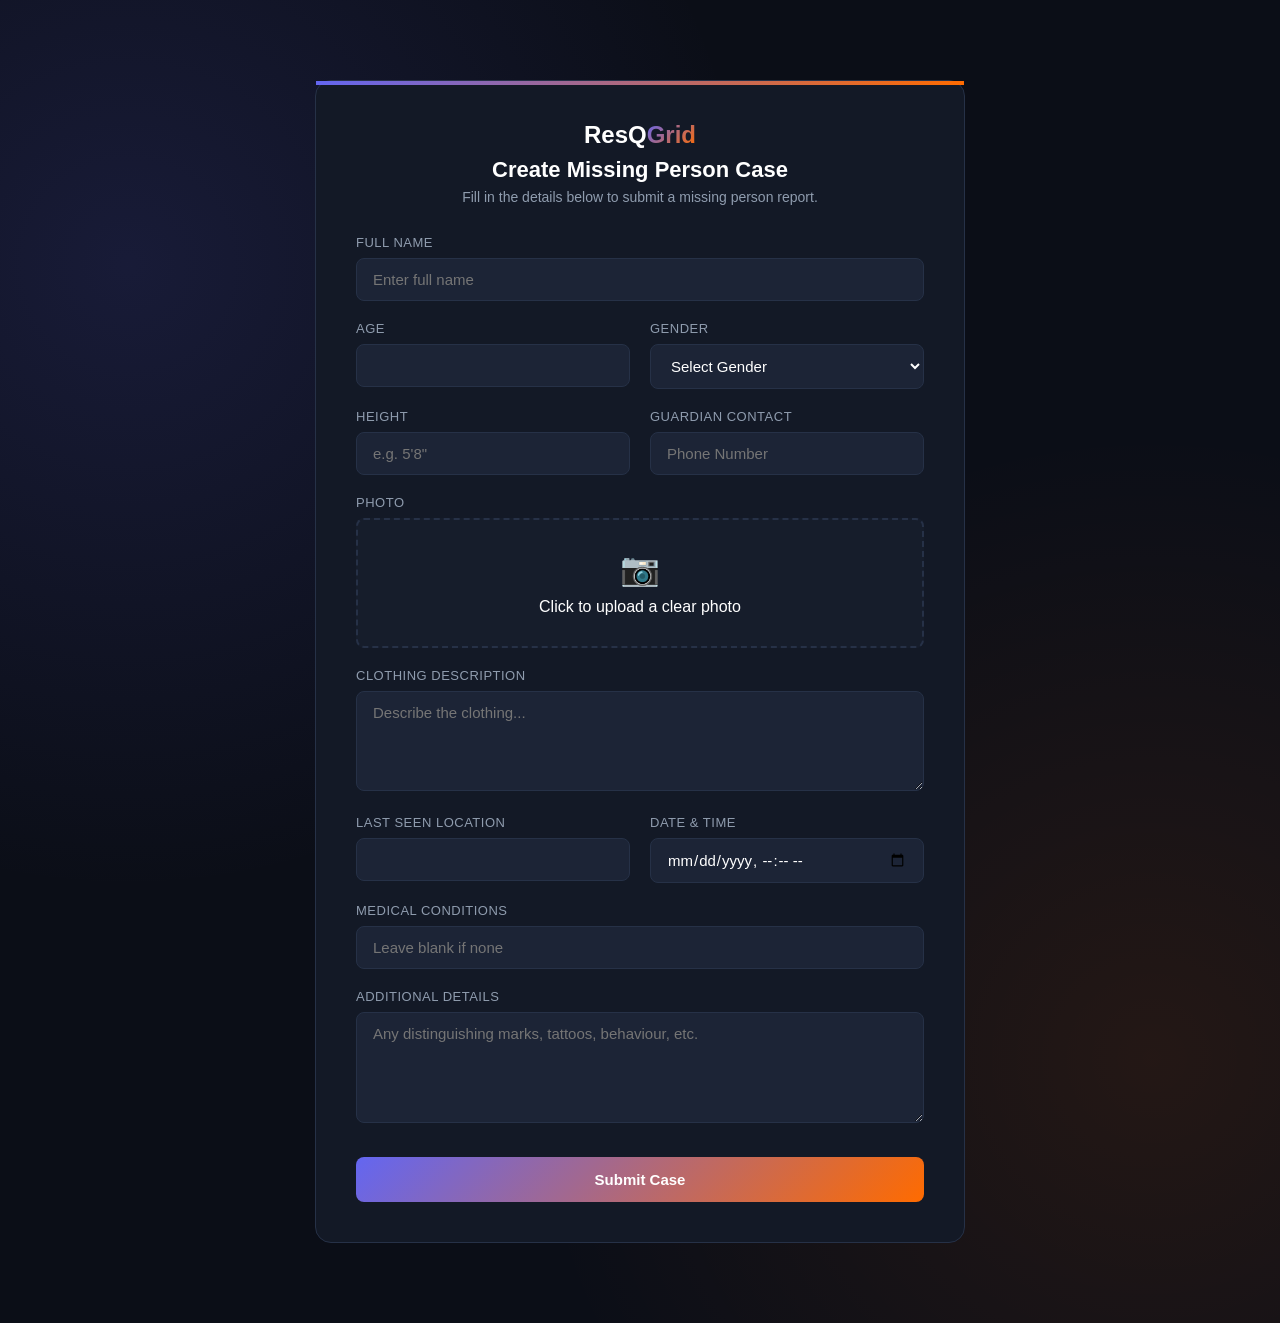
<file: frontend/public/application.html>
<!doctype html>
<html lang="en">
  <head>
    <meta charset="UTF-8" />
    <meta name="viewport" content="width=device-width, initial-scale=1.0" />
    <title>ResQGrid - Report a Missing Person</title>
    <style>
      :root {
        --bg-main: #0b0e17;
        --bg-card: #131926;
        --bg-input: #1c2436;
        --text-main: #ffffff;
        --text-muted: #8f9cae;
        --accent-purple: #6366f1;
        --accent-orange: #ff6b00;
        --accent-gradient: linear-gradient(135deg, #6366f1 0%, #ff6b00 100%);
        --border-color: #263147;
      }

      * {
        margin: 0;
        padding: 0;
        box-sizing: border-box;
        font-family: "Segoe UI", Roboto, Helvetica, Arial, sans-serif;
      }

      body {
        background: var(--bg-main);
        color: var(--text-main);

        min-height: 100vh;

        display: flex;
        justify-content: center;
        align-items: flex-start;

        padding: 40px 20px;

        overflow-y: auto;

        background-image:
          radial-gradient(
            circle at 10% 20%,
            rgba(99, 102, 241, 0.15) 0%,
            transparent 40%
          ),
          radial-gradient(
            circle at 90% 80%,
            rgba(255, 107, 0, 0.1) 0%,
            transparent 40%
          );
      }

      .container {
        width: 100%;
        max-width: 650px;

        margin: 40px 0;

        background: var(--bg-card);

        border: 1px solid var(--border-color);

        border-radius: 16px;

        padding: 40px;

        position: relative;
      }

      .container::before {
        content: "";
        position: absolute;
        inset: 0 0 auto 0;
        height: 4px;
        background: var(--accent-gradient);
      }

      .header {
        text-align: center;
        margin-bottom: 30px;
      }

      .logo {
        font-size: 24px;
        font-weight: 800;
        margin-bottom: 8px;
      }

      .logo span {
        background: var(--accent-gradient);
        -webkit-background-clip: text;
        -webkit-text-fill-color: transparent;
      }

      .header h1 {
        font-size: 22px;
        margin-bottom: 6px;
      }

      .header p {
        color: var(--text-muted);
        font-size: 14px;
      }

      .form-group {
        margin-bottom: 20px;
      }

      .form-row {
        display: grid;
        grid-template-columns: repeat(2, 1fr);
        gap: 20px;
      }

      label {
        display: block;
        margin-bottom: 8px;
        font-size: 13px;
        font-weight: 500;
        color: var(--text-muted);
        text-transform: uppercase;
        letter-spacing: 0.5px;
      }

      input,
      select,
      textarea {
        width: 100%;
        padding: 12px 16px;
        border-radius: 8px;
        border: 1px solid var(--border-color);
        background: var(--bg-input);
        color: var(--text-main);
        font-size: 15px;
        outline: none;
        transition: 0.3s;
      }

      input:focus,
      select:focus,
      textarea:focus {
        border-color: var(--accent-purple);
        box-shadow: 0 0 8px rgba(99, 102, 241, 0.25);
      }

      textarea {
        resize: vertical;
        min-height: 100px;
      }

      .photo-upload-zone {
        padding: 30px;
        border: 2px dashed var(--border-color);
        border-radius: 8px;
        text-align: center;
        cursor: pointer;
        background: rgba(28, 36, 54, 0.4);
        transition: 0.3s;
      }

      .photo-upload-zone:hover {
        border-color: var(--accent-orange);
      }

      .photo-upload-zone img {
        display: none;
        max-width: 100%;
        max-height: 180px;
        margin: auto;
        border-radius: 6px;
      }

      .upload-icon {
        font-size: 32px;
        margin-bottom: 10px;
        color: var(--text-muted);
      }

      .btn-container {
        margin-top: 30px;
      }

      .btn {
        width: 100%;
        padding: 14px;
        border: none;
        border-radius: 8px;
        cursor: pointer;
        font-size: 15px;
        font-weight: 600;
        transition: 0.3s;
      }

      .btn-primary {
        background: var(--accent-gradient);
        color: #fff;
      }

      .btn-primary:hover {
        opacity: 0.9;
      }

      /* ---------- Responsive ---------- */
      @media (max-width: 700px) {
        .container {
          padding: 28px 22px;
          border-radius: 12px;
        }
      }

      @media (max-width: 560px) {
        body {
          padding: 12px;
          align-items: flex-start;
        }

        .container {
          padding: 22px 16px;
        }

        .form-row {
          grid-template-columns: 1fr;
          gap: 14px;
        }

        .header h1 {
          font-size: 19px;
        }

        .header p {
          font-size: 13px;
        }

        .logo {
          font-size: 21px;
        }

        input,
        select,
        textarea {
          padding: 11px 14px;
          font-size: 14px;
        }

        .photo-upload-zone {
          padding: 20px;
        }

        .btn {
          padding: 13px;
          font-size: 14px;
        }
      }

      @media (max-width: 360px) {
        .container {
          padding: 18px 12px;
        }
      }
    </style>
  </head>
  <body>
    <div class="container">
      <!-- Header -->
      <div class="header">
        <div class="logo">ResQ<span>Grid</span></div>
        <h1>Create Missing Person Case</h1>
        <p>Fill in the details below to submit a missing person report.</p>
      </div>

      <form id="missingCaseForm" enctype="multipart/form-data">
        <!-- Basic Information -->
        <div class="form-group">
          <label for="fullName">Full Name</label>
          <input
            type="text"
            id="fullName"
            name="Name"
            placeholder="Enter full name"
            required
          />
        </div>

        <div class="form-row">
          <div class="form-group">
            <label for="age">Age</label>
            <input
              type="number"
              id="age"
              name="Age"
              min="0"
              max="130"
              required
            />
          </div>

          <div class="form-group">
            <label for="gender">Gender</label>
            <select id="gender" name="Gender" required>
              <option value="">Select Gender</option>
              <option>Male</option>
              <option>Female</option>
              <option>Other</option>
            </select>
          </div>
        </div>

        <div class="form-row">
          <div class="form-group">
            <label for="height">Height</label>
            <input
              type="text"
              id="height"
              name="Height"
              placeholder="e.g. 5'8&quot;"
              required
            />
          </div>

          <div class="form-group">
            <label for="guardianContact">Guardian Contact</label>
            <input
              type="text"
              id="guardianContact"
              name="GuardianContact"
              placeholder="Phone Number"
              required
            />
          </div>
        </div>

        <!-- Photo -->
        <div class="form-group">
          <label for="photoInput">Photo</label>

          <div
            class="photo-upload-zone"
            onclick="document.getElementById('photoInput').click()"
          >
            <div id="upload-prompt">
              <div class="upload-icon">📷</div>
              <p>Click to upload a clear photo</p>
            </div>

            <img id="photoPreview" alt="Preview" />

            <input
              type="file"
              id="photoInput"
              name="Photo"
              accept="image/*"
              style="display: none"
              onchange="previewImage(event)"
            />
          </div>
        </div>

        <!-- Clothing -->
        <div class="form-group">
          <label for="clothing">Clothing Description</label>
          <textarea
            id="clothing"
            name="Clothing"
            rows="4"
            placeholder="Describe the clothing..."
            required
          ></textarea>
        </div>

        <!-- Last Seen -->
        <div class="form-row">
          <div class="form-group">
            <label for="lastSeen">Last Seen Location</label>
            <input type="text" id="lastSeen" name="LastSeen" required />
          </div>

          <div class="form-group">
            <label for="dateTime">Date & Time</label>
            <input
              type="datetime-local"
              id="dateTime"
              name="dateTime"
              required
            />
          </div>
        </div>

        <!-- Medical -->
        <div class="form-group">
          <label for="medicalConditions">Medical Conditions</label>
          <input
            type="text"
            id="medicalConditions"
            name="MedicalConditions"
            placeholder="Leave blank if none"
          />
        </div>

        <!-- Description -->
        <div class="form-group">
          <label for="description">Additional Details</label>
          <textarea
            id="description"
            name="Description"
            rows="5"
            placeholder="Any distinguishing marks, tattoos, behaviour, etc."
            required
          ></textarea>
        </div>

        <input type="hidden" id="caseType" name="caseType" />

        <!-- Dynamic Fields Will Be Inserted Here -->
        <div class="dynamic-fields"></div>

        <div class="btn-container">
          <button type="submit" class="btn btn-primary">Submit Case</button>
        </div>
      </form>
    </div>

    <script>
function previewImage(event) {
  const file = event.target.files[0];

  if (!file) return;

  const reader = new FileReader();

  reader.onload = function (e) {
    const preview = document.getElementById("photoPreview");
    const prompt = document.getElementById("upload-prompt");

    preview.src = e.target.result;
    preview.style.display = "block";
    prompt.style.display = "none";
  };

  reader.readAsDataURL(file);
}


// Submit Missing Person Form
document
  .getElementById("missingCaseForm")
  .addEventListener("submit", async (e) => {
    e.preventDefault();

    const form = e.target;
    const formData = new FormData(form);

    try {
      const res = await fetch(
        "https://resqgrid-1y9o.onrender.com/guardian/application",
        {
          method: "POST",
          body: formData,
          credentials: "include",
        }
      );

      const contentType = res.headers.get("content-type");

      let data;

      if (contentType && contentType.includes("application/json")) {
        data = await res.json();
      } else {
        const text = await res.text();
        console.log("Server response:", text);

        throw new Error("Server returned HTML instead of JSON.");
      }

      if (!res.ok) {
        throw new Error(data.message || "Submission failed");
      }

      alert("Case submitted successfully");

      window.location.href =
        `https://resqgrid-1y9o.onrender.com/guardian.html?id=${data.id}`;

    } catch (err) {
      console.error("Submission error:", err);
      alert(err.message);
    }
  });

          const pageContent = {
            "missing-person": {
              title: "Create Missing Person Case",
              subtitle:
                "Fill in the details below to submit a missing person report.",
            },

            "blood-report": {
              title: "Blood & Medicine Emergency",
              subtitle:
                "Provide the required information so nearby donors and volunteers can respond quickly.",
            },

            "elderly-assistance": {
              title: "Request Elderly Assistance",
              subtitle:
                "Share the assistance required for the elderly person so nearby volunteers can help.",
            },

            "community-sos": {
              title: "Community SOS Request",
              subtitle:
                "Tell us what happened so trusted community members can assist you immediately.",
            },

            "civic-hazard": {
              title: "Report Civic Hazard",
              subtitle:
                "Report unsafe public infrastructure to alert nearby citizens and authorities.",
            },

            "women-safety": {
              title: "Women Safety Assistance",
              subtitle:
                "Share your situation so verified volunteers can provide safe and timely assistance.",
            },
          };

          const params = new URLSearchParams(window.location.search);
          const caseType = params.get("case");

          console.log("Case Type:", caseType);
          document.getElementById("caseType").value = caseType;

          if (pageContent[caseType]) {
            document.querySelector(".header h1").textContent =
              pageContent[caseType].title;

            document.querySelector(".header p").textContent =
              pageContent[caseType].subtitle;
          }

          const dynamicFields = document.querySelector(".dynamic-fields");

          const forms = {
            "missing-person": `
        <div class="form-group">
          <label>Eye Color</label>
          <input type="text" name="EyeColor" placeholder="Brown">
        </div>

        <div class="form-row">
          <div class="form-group">
            <label>Hair Color</label>
            <input type="text" name="HairColor">
          </div>

          <div class="form-group">
            <label>Weight</label>
            <input type="number" name="Weight">
          </div>
        </div>

        <div class="form-group">
          <label>Nationality</label>
          <input type="text" name="Nationality">
        </div>

        <div class="form-group">
          <label>Languages Spoken</label>
          <input type="text" name="Languages">
        </div>

        <div class="form-group">
          <label>Distinguishing Marks</label>
          <textarea name="Marks"></textarea>
        </div>

        <div class="form-group">
          <label>Reward Offered (Optional)</label>
          <input type="text" name="Reward">
        </div>
      `,

            "blood-report": `
        <div class="form-group">
          <label>Emergency Type</label>

          <select id="emergencyType" name="EmergencyType">
            <option value="blood">Blood Required</option>
            <option value="medicine">Medicine Required</option>
          </select>
        </div>

        <div id="bloodFields">

          <div class="form-group">
            <label>Patient Name</label>
            <input type="text" name="PatientName">
          </div>

          <div class="form-row">

            <div class="form-group">
              <label>Blood Group</label>
              <select name="BloodGroup">
                <option>A+</option>
                <option>A-</option>
                <option>B+</option>
                <option>B-</option>
                <option>AB+</option>
                <option>AB-</option>
                <option>O+</option>
                <option>O-</option>
              </select>
            </div>

            <div class="form-group">
              <label>Units Required</label>
              <input type="number" name="Units">
            </div>

          </div>

          <div class="form-group">
            <label>Hospital Name</label>
            <input type="text" name="Hospital">
          </div>

        </div>

        <div id="medicineFields" style="display:none;">

          <div class="form-group">
            <label>Medicine Name</label>
            <input type="text" name="MedicineName">
          </div>

          <div class="form-group">
            <label>Prescription</label>
            <input type="file" name="Prescription">
          </div>

        </div>
      `,

            "elderly-assistance": `
        <div class="form-group">
          <label>Elderly Person Name</label>
          <input type="text" name="PersonName">
        </div>

        <div class="form-group">
          <label>Request Type</label>

          <select name="RequestType">
            <option>Wellness Check</option>
            <option>Medicine Pickup</option>
            <option>Grocery Assistance</option>
            <option>Hospital Escort</option>
            <option>Home Assistance</option>
          </select>
        </div>

        <div class="form-group">
          <label>Medical Conditions</label>
          <textarea name="HealthNotes"></textarea>
        </div>

        <div class="form-group">
          <label>Emergency Contact</label>
          <input type="text" name="EmergencyContact">
        </div>
      `,

            "community-sos": `
        <div class="form-group">
          <label>SOS Category</label>

          <select name="SOSCategory">
            <option>Vehicle Breakdown</option>
            <option>Phone Battery Dead</option>
            <option>Feeling Unsafe</option>
            <option>Lost While Travelling</option>
            <option>Child Separated</option>
          </select>
        </div>

        <div class="form-group">
          <label>Destination</label>
          <input type="text" name="Destination">
        </div>

        <div class="form-group">
          <label>Vehicle Number (Optional)</label>
          <input type="text" name="VehicleNumber">
        </div>

        <div class="form-group">
          <label>Emergency Contact</label>
          <input type="text" name="EmergencyContact">
        </div>
      `,

            "civic-hazard": `
        <div class="form-group">
          <label>Hazard Type</label>

          <select name="HazardType">
            <option>Open Manhole</option>
            <option>Broken Streetlight</option>
            <option>Waterlogging</option>
            <option>Road Damage</option>
            <option>Electrical Hazard</option>
            <option>Fallen Tree</option>
            <option>Garbage Overflow</option>
          </select>
        </div>

        <div class="form-group">
          <label>Severity</label>

          <select name="Severity">
            <option>Low</option>
            <option>Medium</option>
            <option>High</option>
            <option>Critical</option>
          </select>
        </div>

        <div class="form-group">
          <label>Nearest Landmark</label>
          <input type="text" name="Landmark">
        </div>

        <div class="form-group">
          <label>Has anyone been injured?</label>

          <select name="Injury">
            <option>No</option>
            <option>Yes</option>
          </select>
        </div>
      `,

            "women-safety": `
        <div class="form-group">
          <label>Request Type</label>

          <select name="RequestType">
            <option>Safe Walk</option>
            <option>Escort</option>
            <option>Feeling Unsafe</option>
            <option>Suspicious Activity</option>
            <option>Emergency Help</option>
          </select>
        </div>

        <div class="form-group">
          <label>Destination</label>
          <input type="text" name="Destination">
        </div>

        <div class="form-group">
          <label>Emergency Contact</label>
          <input type="text" name="EmergencyContact">
        </div>

        <div class="form-group">
          <label>Share Live Location</label>

          <select name="LiveLocation">
            <option>Yes</option>
            <option>No</option>
          </select>
        </div>
      `,
          };

          function showDynamicFields(type) {
            if (!dynamicFields) {
              console.error("'.dynamic-feilds' section not found.");
              return;
            }

            if (!forms[type]) {
              console.warn("No form found for:", type);
              dynamicFields.innerHTML = "";
              return;
            }

            dynamicFields.innerHTML = forms[type];

            if (type === "blood-report") {
              const emergencyType = document.getElementById("emergencyType");
              const bloodFields = document.getElementById("bloodFields");
              const medicineFields = document.getElementById("medicineFields");

              if (emergencyType) {
                emergencyType.addEventListener("change", () => {
                  if (emergencyType.value === "blood") {
                    bloodFields.style.display = "block";
                    medicineFields.style.display = "none";
                  } else {
                    bloodFields.style.display = "none";
                    medicineFields.style.display = "block";
                  }
                });
              }
            }
          }

          showDynamicFields(caseType);
    </script>
  </body>
</html>
</file>
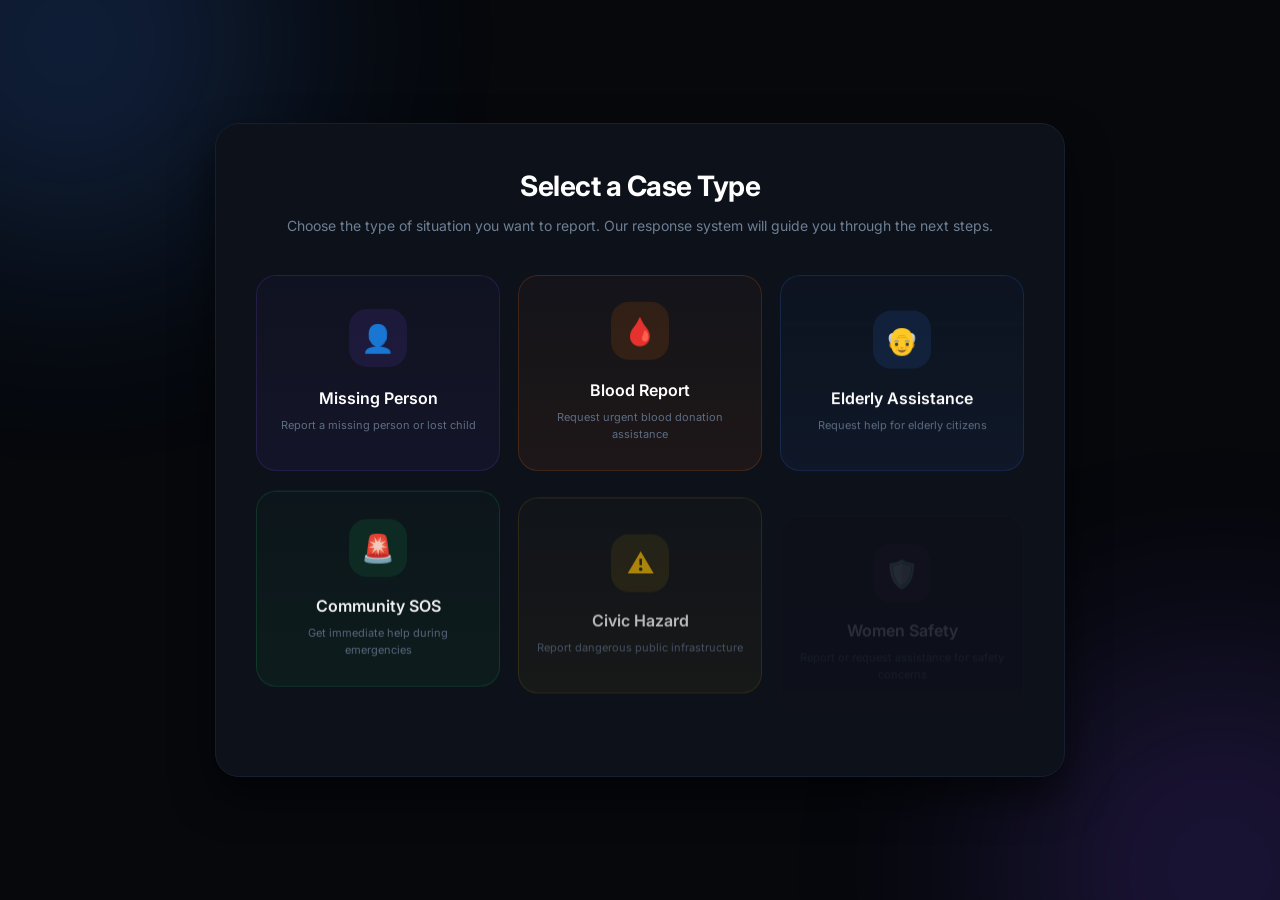
<file: frontend/public/case-selection.html>
<!doctype html>
<html lang="en">
  <head>
    <meta charset="UTF-8" />
    <meta name="viewport" content="width=device-width, initial-scale=1.0" />

    <title>Select Case | ResQGrid</title>

    <!-- Inter Font -->
    <link rel="preconnect" href="https://fonts.googleapis.com" />
    <link rel="preconnect" href="https://fonts.gstatic.com" crossorigin />
    <link
      href="https://fonts.googleapis.com/css2?family=Inter:wght@400;500;600;700&display=swap"
      rel="stylesheet"
    />

    <!-- GSAP -->
    <script src="https://cdnjs.cloudflare.com/ajax/libs/gsap/3.12.5/gsap.min.js"></script>

    <style>
      /* =========================================
           BASE RESET
        ========================================= */

      * {
        margin: 0;
        padding: 0;
        box-sizing: border-box;
        font-family: "Inter", sans-serif;
      }

      body {
        background: #06080c;

        min-height: 100vh;

        display: flex;
        justify-content: center;
        align-items: center;

        color: #ffffff;

        padding: 30px;

        overflow-x: hidden;
      }

      /* =========================================
           BACKGROUND GLOW
        ========================================= */

      body::before,
      body::after {
        content: "";

        position: fixed;

        width: 420px;
        height: 420px;

        border-radius: 50%;

        filter: blur(120px);

        pointer-events: none;

        z-index: -1;

        opacity: 0.22;
      }

      body::before {
        background: #3b82f6;

        top: -170px;
        left: -140px;
      }

      body::after {
        background: #764bee;

        right: -150px;
        bottom: -180px;
      }

      /* =========================================
           MAIN CONTAINER
        ========================================= */

      .case-container {
        width: 100%;

        max-width: 850px;

        padding: 45px 40px;

        text-align: center;

        background-color: #0d111a;

        border: 1px solid #161f30;

        border-radius: 24px;

        box-shadow: 0 20px 40px rgba(0, 0, 0, 0.6);

        backdrop-filter: blur(18px);

        -webkit-backdrop-filter: blur(18px);

        transform-style: preserve-3d;
      }

      /* =========================================
           HEADER
        ========================================= */

      h1 {
        font-size: 28px;

        font-weight: 700;

        letter-spacing: -0.5px;

        margin-bottom: 12px;
      }

      .subtitle {
        font-size: 14px;

        color: #6e7f94;

        line-height: 1.6;

        margin-bottom: 38px;
      }

      /* =========================================
           CASE GRID
        ========================================= */

      .box-container {
        display: grid;

        grid-template-columns: repeat(3, 1fr);

        gap: 18px;

        margin-bottom: 30px;
      }

      /* =========================================
           CASE CARD
        ========================================= */

      .box {
        min-height: 190px;

        padding: 28px 18px;

        border-radius: 20px;

        cursor: pointer;

        display: flex;

        flex-direction: column;

        align-items: center;

        justify-content: center;

        text-align: center;

        user-select: none;

        transition:
          transform 0.28s ease,
          border-color 0.28s ease,
          box-shadow 0.28s ease,
          background 0.28s ease;

        outline: none;
      }

      /* =========================================
           CARD COLORS
        ========================================= */

      .box:nth-child(1) {
        border: 1px solid rgba(118, 75, 238, 0.18);

        background: linear-gradient(
          180deg,
          rgba(118, 75, 238, 0.03),
          rgba(118, 75, 238, 0.07)
        );
      }

      .box:nth-child(2) {
        border: 1px solid rgba(253, 114, 15, 0.18);

        background: linear-gradient(
          180deg,
          rgba(253, 114, 15, 0.03),
          rgba(253, 114, 15, 0.07)
        );
      }

      .box:nth-child(3) {
        border: 1px solid rgba(59, 130, 246, 0.18);

        background: linear-gradient(
          180deg,
          rgba(59, 130, 246, 0.03),
          rgba(59, 130, 246, 0.07)
        );
      }

      .box:nth-child(4) {
        border: 1px solid rgba(34, 197, 94, 0.18);

        background: linear-gradient(
          180deg,
          rgba(34, 197, 94, 0.03),
          rgba(34, 197, 94, 0.07)
        );
      }

      .box:nth-child(5) {
        border: 1px solid rgba(234, 179, 8, 0.18);

        background: linear-gradient(
          180deg,
          rgba(234, 179, 8, 0.03),
          rgba(234, 179, 8, 0.07)
        );
      }

      .box:nth-child(6) {
        border: 1px solid rgba(236, 72, 153, 0.18);

        background: linear-gradient(
          180deg,
          rgba(236, 72, 153, 0.03),
          rgba(236, 72, 153, 0.07)
        );
      }

      /* =========================================
           HOVER EFFECTS
        ========================================= */

      .box:nth-child(1):hover {
        border-color: #764bee;

        background: rgba(118, 75, 238, 0.09);

        box-shadow: 0 12px 30px rgba(118, 75, 238, 0.18);
      }

      .box:nth-child(2):hover {
        border-color: #fd720f;

        background: rgba(253, 114, 15, 0.09);

        box-shadow: 0 12px 30px rgba(253, 114, 15, 0.18);
      }

      .box:nth-child(3):hover {
        border-color: #3b82f6;

        background: rgba(59, 130, 246, 0.09);

        box-shadow: 0 12px 30px rgba(59, 130, 246, 0.18);
      }

      .box:nth-child(4):hover {
        border-color: #22c55e;

        background: rgba(34, 197, 94, 0.09);

        box-shadow: 0 12px 30px rgba(34, 197, 94, 0.18);
      }

      .box:nth-child(5):hover {
        border-color: #eab308;

        background: rgba(234, 179, 8, 0.09);

        box-shadow: 0 12px 30px rgba(234, 179, 8, 0.18);
      }

      .box:nth-child(6):hover {
        border-color: #ec4899;

        background: rgba(236, 72, 153, 0.09);

        box-shadow: 0 12px 30px rgba(236, 72, 153, 0.18);
      }

      /* =========================================
           ICON
        ========================================= */

      .case-icon {
        width: 58px;

        height: 58px;

        border-radius: 18px;

        display: flex;

        align-items: center;

        justify-content: center;

        font-size: 27px;

        margin-bottom: 18px;

        transition: transform 0.4s ease;
      }

      .box:hover .case-icon {
        transform: scale(1.1) rotate(-4deg);
      }

      .box:nth-child(1) .case-icon {
        background: rgba(118, 75, 238, 0.12);

        color: #764bee;
      }

      .box:nth-child(2) .case-icon {
        background: rgba(253, 114, 15, 0.12);

        color: #fd720f;
      }

      .box:nth-child(3) .case-icon {
        background: rgba(59, 130, 246, 0.12);

        color: #3b82f6;
      }

      .box:nth-child(4) .case-icon {
        background: rgba(34, 197, 94, 0.12);

        color: #22c55e;
      }

      .box:nth-child(5) .case-icon {
        background: rgba(234, 179, 8, 0.12);

        color: #eab308;
      }

      .box:nth-child(6) .case-icon {
        background: rgba(236, 72, 153, 0.12);

        color: #ec4899;
      }

      /* =========================================
           CARD TEXT
        ========================================= */

      .case-title {
        font-size: 16px;

        font-weight: 600;

        color: #ffffff;

        margin-bottom: 9px;
      }

      .case-description {
        font-size: 11px;

        color: #5d6d82;

        line-height: 1.5;
      }

      /* =========================================
           FOOTER
        ========================================= */

      .footer-text {
        font-size: 13px;

        color: #5d6d82;
      }

      .back-link {
        color: #764bee;

        text-decoration: none;

        font-weight: 500;

        margin-left: 5px;

        transition: 0.25s;
      }

      .back-link:hover {
        color: #926eff;

        text-shadow: 0 0 12px rgba(118, 75, 238, 0.5);

        text-decoration: underline;
      }

      /* =========================================
           RESPONSIVE
        ========================================= */

      @media (max-width: 700px) {
        .case-container {
          padding: 35px 20px;
        }

        .box-container {
          grid-template-columns: repeat(2, 1fr);
        }
      }

      @media (max-width: 480px) {
        body {
          padding: 15px;
        }

        .case-container {
          padding: 30px 16px;
        }

        h1 {
          font-size: 23px;
        }

        .box-container {
          grid-template-columns: 1fr;

          gap: 14px;
        }

        .box {
          min-height: 155px;
        }
      }
    </style>
  </head>

  <body>
    <main class="case-container">
      <h1>Select a Case Type</h1>

      <p class="subtitle">
        Choose the type of situation you want to report. Our response system
        will guide you through the next steps.
      </p>

      <div class="box-container">
        <div class="box" id="missing-person">
          <div class="case-icon">👤</div>

          <div class="case-title">Missing Person</div>

          <div class="case-description">
            Report a missing person or lost child
          </div>
        </div>

        <div class="box" id="blood-report">
          <div class="case-icon">🩸</div>

          <div class="case-title">Blood Report</div>

          <div class="case-description">
            Request urgent blood donation assistance
          </div>
        </div>

        <div class="box" id="elderly-assistance">
          <div class="case-icon">👴</div>

          <div class="case-title">Elderly Assistance</div>

          <div class="case-description">Request help for elderly citizens</div>
        </div>

        <div class="box" id="commumity-sos">
          <div class="case-icon">🚨</div>

          <div class="case-title">Community SOS</div>

          <div class="case-description">
            Get immediate help during emergencies
          </div>
        </div>

        <div class="box" id="civic-hazard">
          <div class="case-icon">⚠️</div>

          <div class="case-title">Civic Hazard</div>

          <div class="case-description">
            Report dangerous public infrastructure
          </div>
        </div>

        <div class="box" id="women-safety">
          <div class="case-icon">🛡️</div>

          <div class="case-title">Women Safety</div>

          <div class="case-description">
            Report or request assistance for safety concerns
          </div>
        </div>
      </div>

      <p class="footer-text">
        Need help choosing a case?

        <a href="#" class="back-link"> Learn more </a>
      </p>
    </main>

    <script>
      /* ====================================
           CASE REDIRECTION
        ==================================== */

      const boxes = document.querySelectorAll(".box");

      boxes.forEach((box) => {
        box.addEventListener("click", () => {
          const caseId = box.id;

          // Store selected case
          localStorage.setItem("selectedCase", caseId);

          // Redirect to application form
          window.location.href = `/application.html?case=${caseId}`;
        });
      });

      /* ====================================
           GSAP INTRO ANIMATION
        ==================================== */

      window.addEventListener("load", () => {
        const tl = gsap.timeline({
          defaults: {
            ease: "power3.out",
          },
        });

        tl.from(".case-container", {
          opacity: 0,

          y: 40,

          scale: 0.96,

          duration: 0.8,
        });

        tl.from(
          "h1",
          {
            opacity: 0,

            y: 18,

            duration: 0.45,
          },
          "-=.45",
        );

        tl.from(
          ".subtitle",
          {
            opacity: 0,

            y: 18,

            duration: 0.45,
          },
          "-=.3",
        );

        tl.from(
          ".box",
          {
            opacity: 0,

            y: 30,

            stagger: 0.12,

            duration: 0.5,
          },
          "-=.2",
        );

        tl.from(
          ".footer-text",
          {
            opacity: 0,

            y: 15,

            duration: 0.35,
          },
          "-=.2",
        );
      });

      /* ====================================
           HOVER ANIMATION
        ==================================== */

      document.querySelectorAll(".box").forEach((box) => {
        box.addEventListener("mouseenter", () => {
          gsap.to(box, {
            y: -6,

            scale: 1.02,

            duration: 0.25,

            ease: "power2.out",
          });
        });

        box.addEventListener("mouseleave", () => {
          gsap.to(box, {
            y: 0,

            scale: 1,

            duration: 0.25,

            ease: "power2.out",
          });
        });
      });

      /* ====================================
           FLOATING ICON ANIMATION
        ==================================== */

      gsap.to(".case-icon", {
        y: -5,

        duration: 2.5,

        repeat: -1,

        yoyo: true,

        stagger: 0.25,

        ease: "sine.inOut",
      });

      /* ====================================
           MOUSE PARALLAX
        ==================================== */

      const container = document.querySelector(".case-container");

      document.addEventListener("mousemove", (e) => {
        const x = (e.clientX / window.innerWidth - 0.5) * 8;

        const y = (e.clientY / window.innerHeight - 0.5) * 8;

        gsap.to(container, {
          rotationY: x,

          rotationX: -y,

          transformPerspective: 1000,

          transformOrigin: "center",

          duration: 0.6,

          ease: "power2.out",
        });
      });

      document.addEventListener("mouseleave", () => {
        gsap.to(container, {
          rotationX: 0,

          rotationY: 0,

          duration: 0.6,
        });
      });
    </script>
  </body>
</html>
</file>
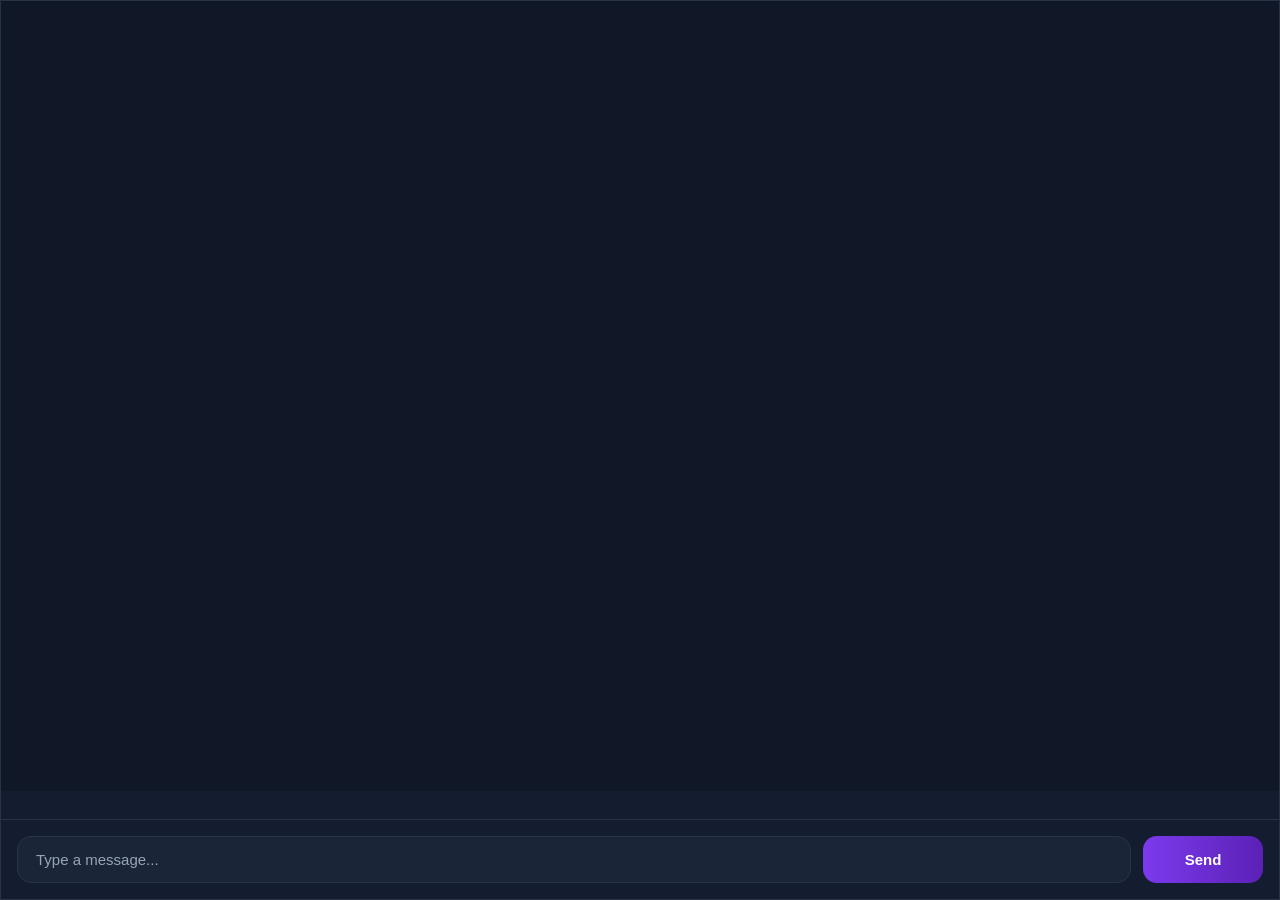
<file: frontend/public/chat-guardian.html>
<!doctype html>
<html lang="en">
  <head>
    <meta charset="UTF-8" />
    <meta name="viewport" content="width=device-width, initial-scale=1.0" />
    <title>ResQGrid | Guardian Chat</title>

    <script src="https://resqgrid-1y9o.onrender.com/socket.io/socket.io.js"></script>

    <style>
      * {
        margin: 0;
        padding: 0;
        box-sizing: border-box;
        font-family: "Inter", sans-serif;
      }

      :root {
        --bg: #090d16;
        --card: #131d2f;
        --card2: #101828;

        --border: #293246;

        --purple: #7c3aed;
        --purple2: #5b21b6;

        --text: #ffffff;
        --muted: #98a4b7;
      }

      body {
        background: transparent;

        height: 100vh;

        display: flex;

        justify-content: center;

        align-items: center;
      }

      .chat-container {
        width: 100%;
        height: 100%;

        background: var(--card);

        border: 1px solid var(--border);

        display: flex;

        flex-direction: column;

        overflow: hidden;
      }

      .header-left h2 {
        font-size: 20px;

        margin-bottom: 4px;
      }

      .header-left p {
        color: rgba(255, 255, 255, 0.8);

        font-size: 13px;
      }

      #onlineCount {
        font-weight: 600;

        background: rgba(255, 255, 255, 0.15);

        padding: 8px 14px;

        border-radius: 30px;
      }

      .messages {
        flex: 1;

        overflow-y: auto;

        padding: 20px;

        display: flex;

        flex-direction: column;

        gap: 12px;

        background: var(--card2);
      }

      .message {
        max-width: 75%;

        padding: 14px 16px;

        border-radius: 16px;

        word-break: break-word;
      }

      .self {
        align-self: flex-end;

        background: linear-gradient(90deg, var(--purple), var(--purple2));

        color: white;

        border-bottom-right-radius: 4px;
      }

      .other {
        align-self: flex-start;

        background: #1a2538;

        color: white;

        border: 1px solid var(--border);

        border-bottom-left-radius: 4px;
      }

      .sender {
        font-size: 13px;

        font-weight: 600;

        margin-bottom: 8px;

        color: #c4b5fd;
      }

      .time {
        font-size: 11px;

        opacity: 0.75;

        margin-top: 8px;

        text-align: right;
      }

      .typing {
        height: 28px;

        padding: 6px 18px;

        color: var(--muted);

        font-size: 13px;

        background: var(--card);
      }

      .footer {
        display: flex;

        gap: 12px;

        padding: 16px;

        background: var(--card);

        border-top: 1px solid var(--border);
      }

      .footer input {
        flex: 1;

        background: #1a2538;

        border: 1px solid var(--border);

        color: white;

        padding: 14px 18px;

        border-radius: 14px;

        outline: none;

        font-size: 15px;
      }

      .footer input::placeholder {
        color: var(--muted);
      }

      .footer button {
        width: 120px;

        border: none;

        border-radius: 14px;

        background: linear-gradient(90deg, var(--purple), var(--purple2));

        color: white;

        font-size: 15px;

        font-weight: 600;

        cursor: pointer;

        transition: 0.3s;
      }

      .footer button:hover {
        transform: translateY(-2px);
      }

      .system {
        align-self: center;

        background: rgba(124, 58, 237, 0.15);

        border: 1px solid rgba(124, 58, 237, 0.35);

        color: #d8b4fe;

        padding: 10px 16px;

        border-radius: 30px;

        font-size: 13px;
      }

      ::-webkit-scrollbar {
        width: 8px;
      }

      ::-webkit-scrollbar-thumb {
        background: #39445d;

        border-radius: 20px;
      }

      ::-webkit-scrollbar-track {
        background: transparent;
      }
    </style>
  </head>

  <body>
    <div class="chat-container">
      <div class="header-left"></div>

      <div id="messages" class="messages"></div>

      <div class="typing" id="typing"></div>

      <div class="footer">
        <input type="text" id="messageInput" placeholder="Type a message..." />

        <button id="sendBtn">Send</button>
      </div>
    </div>

    <script>
      const API =
        "https://resqgrid-1y9o.onrender.com";

      const socket = io(API, {
        withCredentials: true,
      });

      const params = new URLSearchParams(window.location.search);

      const caseId = params.get("id");

      const messages = document.getElementById("messages");

      const input = document.getElementById("messageInput");

      const sendBtn = document.getElementById("sendBtn");

      const typing = document.getElementById("typing");

      const online = document.getElementById("onlineCount");

      const caseTitle = document.getElementById("caseTitle");

      let currentUser = null;

      let typingTimeout = null;

      // ----------------------------
      // LOAD USER
      // ----------------------------

      async function loadUser() {
        try {
          const res = await fetch(`${API}/auth/me`, {
            credentials: "include",
          });

          if (!res.ok) {
            alert("Login Required");

            window.location = "/login.html";

            return;
          }

          currentUser = await res.json();

          console.log(currentUser);

          socket.emit("join_chat", {
            caseId,

            user: {
              id: currentUser._id,

              name: currentUser.name,

              role: currentUser.role,
            },
          });
        } catch (err) {
          console.log(err);
        }
      }

      // ----------------------------
      // LOAD CASE INFO
      // ----------------------------

      async function loadCase() {
        try {
          const res = await fetch(`${API}/application/${caseId}`);

          if (!res.ok) return;

          const app = await res.json();

          caseTitle.innerHTML = `
Case : <b>${app.Name}</b>
`;
        } catch (err) {
          console.log(err);
        }
      }

      // ----------------------------
      // ADD MESSAGE
      // ----------------------------

      function addMessage(msg) {
        const div = document.createElement("div");

        if (msg.system) {
          div.className = "system";

          div.innerHTML = msg.text;

          messages.appendChild(div);

          messages.scrollTop = messages.scrollHeight;

          return;
        }

        const mine = currentUser && msg.senderId === currentUser.id;

        div.className = `message ${mine ? "self" : "other"}`;

        div.innerHTML = `

<div class="sender">

${msg.sender}

</div>

<div>

${msg.text}

</div>

<div class="time">

${new Date(msg.time).toLocaleTimeString([], {
  hour: "2-digit",
  minute: "2-digit",
})}

</div>

`;

        messages.appendChild(div);

        messages.scrollTop = messages.scrollHeight;
      }

      // ----------------------------
      // SOCKET EVENTS
      // ----------------------------

      socket.on("connect", () => {
        console.log(socket.id);
      });

      socket.on("system_message", (msg) => {
        addMessage({
          system: true,

          text: msg.text,
        });
      });

      socket.on("receive_message", (msg) => {
        addMessage(msg);

        if (currentUser && msg.senderId === currentUser.id) return;

        console.log("Sending notification to parent");

        window.parent.postMessage(
          {
            type: "NEW_CHAT_MESSAGE",
          },
          "*",
        );
      });

      socket.on("online_users", (count) => {
        online.textContent = count;
      });

      socket.on("user_typing", (name) => {
        typing.innerHTML = `${name} is typing...`;

        clearTimeout(typingTimeout);

        typingTimeout = setTimeout(() => {
          typing.innerHTML = "";
        }, 1500);
      });

      // ----------------------------
      // SEND MESSAGE
      // ----------------------------

      function sendMessage() {
        const text = input.value.trim();

        if (text === "") return;

        socket.emit("send_message", {
          caseId,
          senderId: currentUser.id,
          sender: currentUser.name,
          role: currentUser.role,
          text,
        });

        input.value = "";

        typing.innerHTML = "";
      }

      // ----------------------------
      // BUTTON
      // ----------------------------

      sendBtn.addEventListener("click", sendMessage);

      // ----------------------------
      // ENTER KEY
      // ----------------------------

      input.addEventListener("keypress", (e) => {
        if (e.key === "Enter") {
          sendMessage();
        }
      });

      // ----------------------------
      // TYPING INDICATOR
      // ----------------------------

      input.addEventListener("input", () => {
        if (!currentUser) return;

        socket.emit("typing", {
          caseId,
          name: currentUser.name,
          role: currentUser.role,
        });
      });

      // ----------------------------
      // AUTO FOCUS
      // ----------------------------

      window.onload = () => {
        input.focus();
      };

      // ----------------------------
      // CLEANUP
      // ----------------------------

      window.addEventListener("beforeunload", () => {
        socket.emit("leave_chat", {
          caseId,

          user: currentUser,
        });
      });

      // ----------------------------
      // START
      // ----------------------------

      loadUser();

      loadCase();
    </script>
  </body>
</html>
</file>
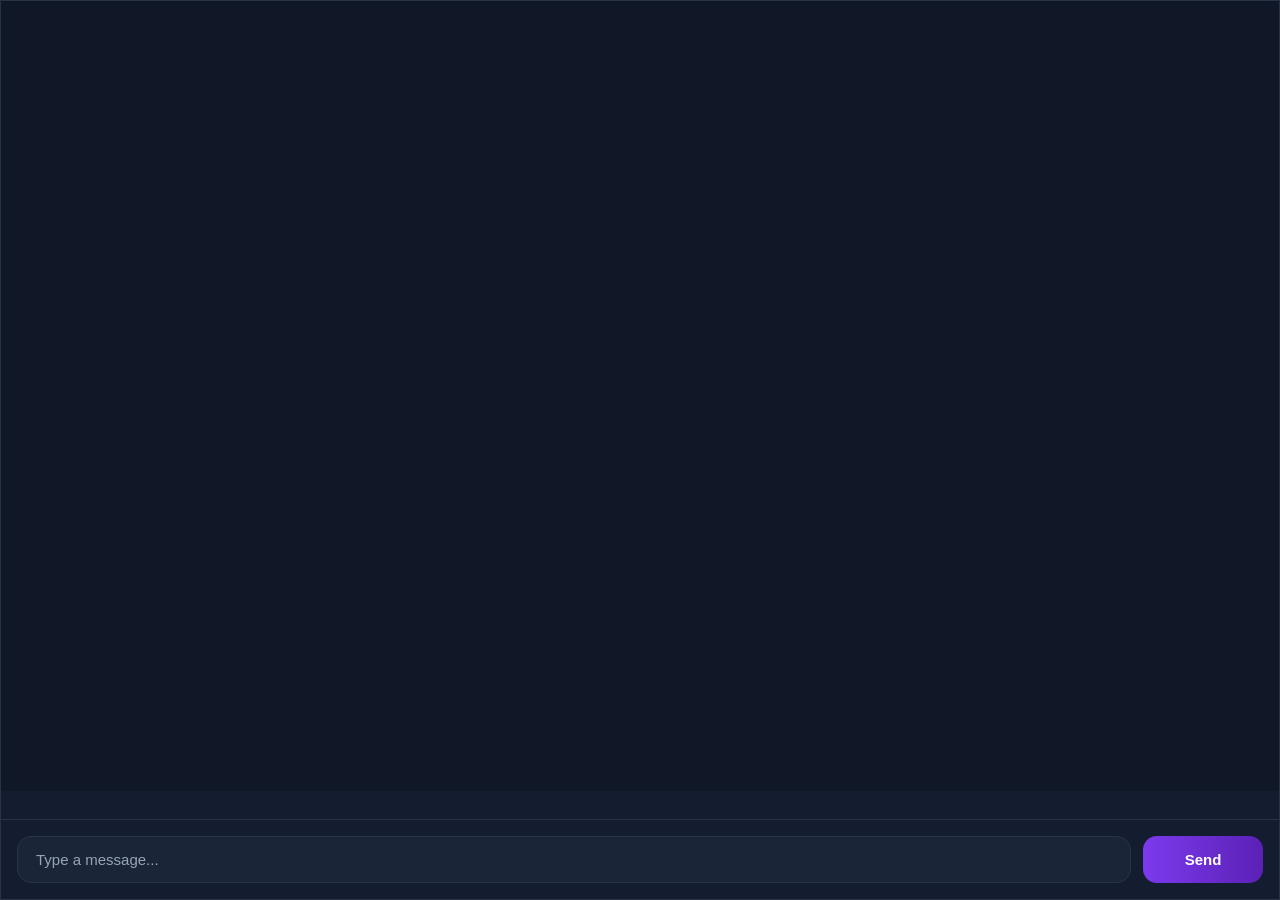
<file: frontend/public/chat-volunteer.html>
<!doctype html>
<html lang="en">
  <head>
    <meta charset="UTF-8" />
    <meta name="viewport" content="width=device-width, initial-scale=1.0" />
    <title>ResQGrid | Volunteer Chat</title>

    <script src="https://resqgrid-1y9o.onrender.com/socket.io/socket.io.js"></script>

    <style>
      * {
        margin: 0;
        padding: 0;
        box-sizing: border-box;
        font-family: "Inter", sans-serif;
      }

      :root {
        --bg: #090d16;
        --card: #131d2f;
        --card2: #101828;

        --border: #293246;

        --purple: #7c3aed;
        --purple2: #5b21b6;

        --text: #ffffff;
        --muted: #98a4b7;
      }

      body {
        background: transparent;

        height: 100vh;

        display: flex;

        justify-content: center;

        align-items: center;
      }

      .chat-container {
        width: 100%;
        height: 100%;

        background: var(--card);

        border: 1px solid var(--border);

        display: flex;

        flex-direction: column;

        overflow: hidden;
      }

      .header-left h2 {
        font-size: 20px;

        margin-bottom: 4px;
      }

      .header-left p {
        color: rgba(255, 255, 255, 0.8);

        font-size: 13px;
      }

      #onlineCount {
        font-weight: 600;

        background: rgba(255, 255, 255, 0.15);

        padding: 8px 14px;

        border-radius: 30px;
      }

      .messages {
        flex: 1;

        overflow-y: auto;

        padding: 20px;

        display: flex;

        flex-direction: column;

        gap: 12px;

        background: var(--card2);
      }

      .message {
        max-width: 75%;

        padding: 14px 16px;

        border-radius: 16px;

        word-break: break-word;
      }

      .self {
        align-self: flex-end;

        background: linear-gradient(90deg, var(--purple), var(--purple2));

        color: white;

        border-bottom-right-radius: 4px;
      }

      .other {
        align-self: flex-start;

        background: #1a2538;

        color: white;

        border: 1px solid var(--border);

        border-bottom-left-radius: 4px;
      }

      .sender {
        font-size: 13px;

        font-weight: 600;

        margin-bottom: 8px;

        color: #c4b5fd;
      }

      .time {
        font-size: 11px;

        opacity: 0.75;

        margin-top: 8px;

        text-align: right;
      }

      .typing {
        height: 28px;

        padding: 6px 18px;

        color: var(--muted);

        font-size: 13px;

        background: var(--card);
      }

      .footer {
        display: flex;

        gap: 12px;

        padding: 16px;

        background: var(--card);

        border-top: 1px solid var(--border);
      }

      .footer input {
        flex: 1;

        background: #1a2538;

        border: 1px solid var(--border);

        color: white;

        padding: 14px 18px;

        border-radius: 14px;

        outline: none;

        font-size: 15px;
      }

      .footer input::placeholder {
        color: var(--muted);
      }

      .footer button {
        width: 120px;

        border: none;

        border-radius: 14px;

        background: linear-gradient(90deg, var(--purple), var(--purple2));

        color: white;

        font-size: 15px;

        font-weight: 600;

        cursor: pointer;

        transition: 0.3s;
      }

      .footer button:hover {
        transform: translateY(-2px);
      }

      .system {
        align-self: center;

        background: rgba(124, 58, 237, 0.15);

        border: 1px solid rgba(124, 58, 237, 0.35);

        color: #d8b4fe;

        padding: 10px 16px;

        border-radius: 30px;

        font-size: 13px;
      }

      ::-webkit-scrollbar {
        width: 8px;
      }

      ::-webkit-scrollbar-thumb {
        background: #39445d;

        border-radius: 20px;
      }

      ::-webkit-scrollbar-track {
        background: transparent;
      }
    </style>
  </head>

  <body>
    <div class="chat-container">
      <div class="header">
        <div class="header-left"></div>
      </div>

      <div id="messages" class="messages"></div>

      <div class="typing" id="typing"></div>

      <div class="footer">
        <input type="text" id="messageInput" placeholder="Type a message..." />

        <button id="sendBtn">Send</button>
      </div>
    </div>

    <script>
      const API = "https://resqgrid-1y9o.onrender.com";

      const socket = io(API, {
        withCredentials: true,
      });

      const params = new URLSearchParams(window.location.search);

      const caseId = params.get("id");

      const messages = document.getElementById("messages");

      const input = document.getElementById("messageInput");

      const sendBtn = document.getElementById("sendBtn");

      const typing = document.getElementById("typing");

      const online = document.getElementById("onlineCount");

      const caseTitle = document.getElementById("caseTitle");

      let currentUser = null;

      let typingTimeout = null;

      // ----------------------------
      // LOAD USER
      // ----------------------------

      async function loadUser() {
        try {
          const res = await fetch(`${API}/auth/me`, {
            credentials: "include",
          });

          if (!res.ok) {
            alert("Login Required");

            window.location = "/login.html";

            return;
          }

          currentUser = await res.json();

          console.log(currentUser);

          socket.emit("join_chat", {
            caseId,

            user: {
              id: currentUser._id,

              name: currentUser.name,

              role: currentUser.role,
            },
          });
        } catch (err) {
          console.log(err);
        }
      }

      // ----------------------------
      // LOAD CASE INFO
      // ----------------------------

      async function loadCase() {
        try {
          const res = await fetch(`${API}/application/${caseId}`);

          if (!res.ok) return;

          const app = await res.json();

          caseTitle.innerHTML = `
Case : <b>${app.Name}</b>
`;
        } catch (err) {
          console.log(err);
        }
      }

      // ----------------------------
      // ADD MESSAGE
      // ----------------------------

      function addMessage(msg) {
        const div = document.createElement("div");

        if (msg.system) {
          div.className = "system";

          div.innerHTML = msg.text;

          messages.appendChild(div);

          messages.scrollTop = messages.scrollHeight;

          return;
        }

        const mine = currentUser && msg.senderId === currentUser.id;

        div.className = `message ${mine ? "self" : "other"}`;

        div.innerHTML = `

<div class="sender">

${msg.sender}

</div>

<div>

${msg.text}

</div>

<div class="time">

${new Date(msg.time).toLocaleTimeString([], {
  hour: "2-digit",
  minute: "2-digit",
})}

</div>

`;

        messages.appendChild(div);

        messages.scrollTop = messages.scrollHeight;
      }

      // ----------------------------
      // SOCKET EVENTS
      // ----------------------------

      socket.on("connect", () => {
        console.log(socket.id);
      });

      socket.on("system_message", (msg) => {
        addMessage({
          system: true,

          text: msg.text,
        });
      });

      socket.on("receive_message", (msg) => {

    addMessage(msg);

    if (currentUser && msg.senderId === currentUser.id) return;

    console.log("Sending notification to parent");

    window.parent.postMessage({
        type: "NEW_CHAT_MESSAGE"
    }, "*");

});

      socket.on("online_users", (count) => {
        online.textContent = count;
      });

      socket.on("user_typing", (name) => {
        typing.innerHTML = `${name} is typing...`;

        clearTimeout(typingTimeout);

        typingTimeout = setTimeout(() => {
          typing.innerHTML = "";
        }, 1500);
      });

      // ----------------------------
      // SEND MESSAGE
      // ----------------------------

      function sendMessage() {
        const text = input.value.trim();

        if (text === "") return;

        socket.emit("send_message", {
    caseId,
    senderId: currentUser.id, 
    sender: currentUser.name,
    role: currentUser.role,
    text
});

        input.value = "";

        typing.innerHTML = "";
      }

      // ----------------------------
      // BUTTON
      // ----------------------------

      sendBtn.addEventListener("click", sendMessage);

      // ----------------------------
      // ENTER KEY
      // ----------------------------

      input.addEventListener("keypress", (e) => {
        if (e.key === "Enter") {
          sendMessage();
        }
      });

      // ----------------------------
      // TYPING INDICATOR
      // ----------------------------

      input.addEventListener("input", () => {
        if (!currentUser) return;

        socket.emit("typing", {
          caseId,

          name: currentUser.name,
        });
      });

      // ----------------------------
      // AUTO FOCUS
      // ----------------------------

      window.onload = () => {
        input.focus();
      };

      // ----------------------------
      // CLEANUP
      // ----------------------------

      window.addEventListener("beforeunload", () => {
        socket.emit("leave_chat", {
          caseId,

          user: currentUser,
        });
      });

      // ----------------------------
      // START
      // ----------------------------

      loadUser();

      loadCase();
    </script>
  </body>
</html>
</file>
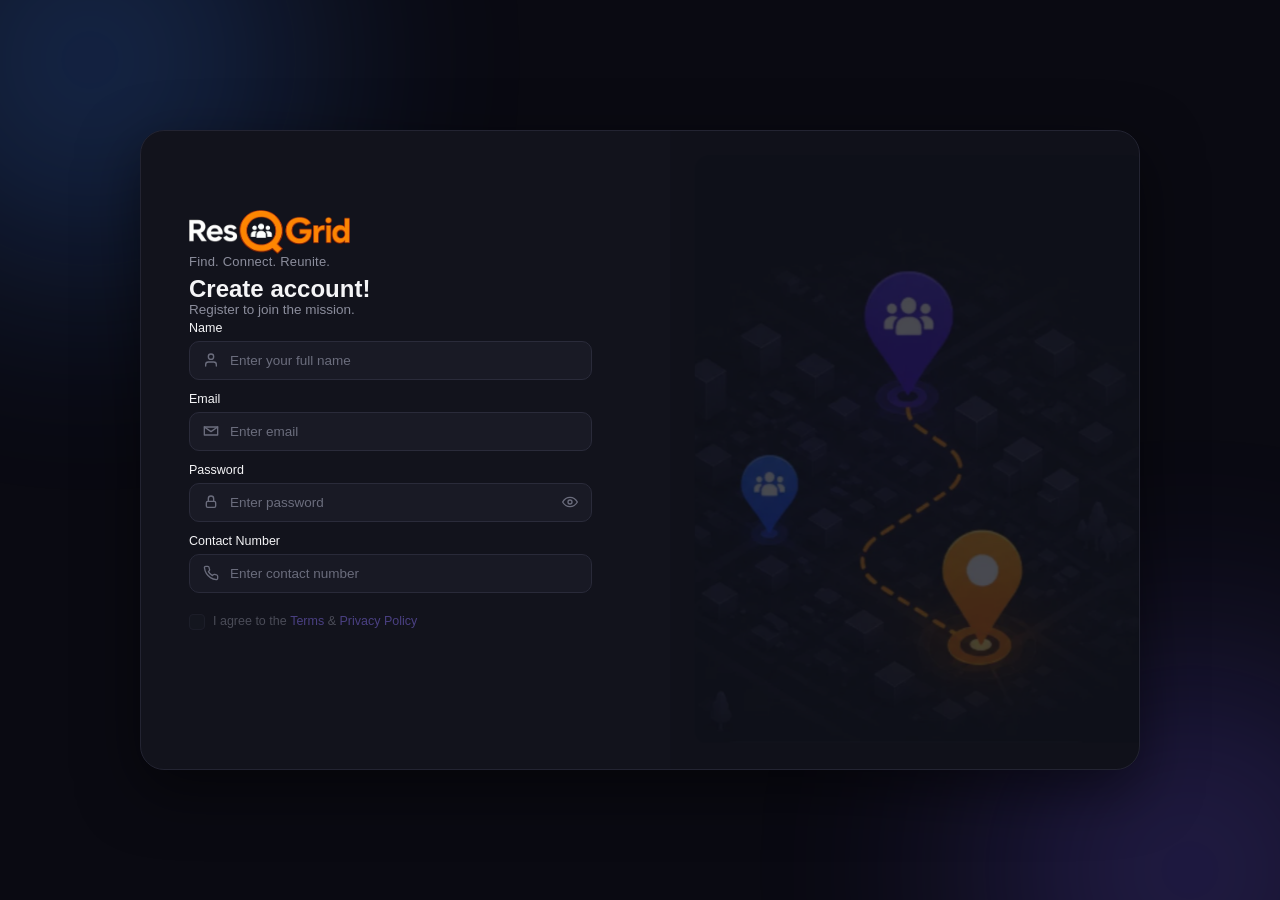
<file: frontend/public/register.html>
<!doctype html>
<html lang="en">
  <head>
    <meta charset="UTF-8" />
    <meta name="viewport" content="width=device-width, initial-scale=1.0" />
    <title>ResQGrid | Register</title>
    <style>
      :root {
        --bg: #0a0a12;
        --card-bg: #12131c;
        --panel-bg: #0d0e17;
        --border: #232432;
        --input-bg: #191a25;
        --input-border: #2a2b3a;
        --text-primary: #f5f5f7;
        --text-secondary: #8b8d9c;
        --text-muted: #6b6d7d;
        --purple: #6e56ef;
        --purple-light: #8b74f7;
        --orange: #f7931e;
        --orange-light: #ffb347;
      }

      * {
        margin: 0;
        padding: 0;
        box-sizing: border-box;
      }

      html,
      body {
        height: 100%;
        width: 100%;
        overflow: hidden;
      }

      body {
        background: var(--bg);
        font-family:
          "Segoe UI",
          -apple-system,
          BlinkMacSystemFont,
          Roboto,
          Helvetica,
          Arial,
          sans-serif;
        display: flex;
        align-items: center;
        justify-content: center;
        padding: 20px;
      }

      .auth-card {
        width: 100%;
        max-width: 1000px;
        height: 100%;
        max-height: 640px;
        background: var(--card-bg);
        border: 1px solid var(--border);
        border-radius: 24px;
        display: flex;
        overflow: hidden;
        box-shadow: 0 20px 60px rgba(0, 0, 0, 0.5);
      }

      /* ---------- LEFT PANEL ---------- */
      .form-panel {
        flex: 1 1 50%;
        padding: 32px 48px;
        display: flex;
        flex-direction: column;
        justify-content: center;
        min-width: 0;
      }

      .logo-wrap {
        display: flex;
        align-items: center;
        margin-bottom: 6px;
      }

      .logo-wrap img {
        height: 44px;
        width: auto;
        display: block;
        position: relative;
        top: 40px;
      }

      .tagline {
        color: var(--text-secondary);
        font-size: 13px;
        margin-bottom: 20px;
        letter-spacing: 0.2px;
        position: relative;
        top: 34px;
      }

      .welcome-title {
        color: var(--text-primary);
        font-size: 24px;
        font-weight: 700;
        margin-bottom: 5px;
        position: relative;
        top: 20px;
      }

      .welcome-sub {
        color: var(--text-secondary);
        font-size: 13.5px;
        margin-bottom: 18px;
        position: relative;
        top: 14px;
      }

      .field-group {
        margin-bottom: 12px;
      }

      .field-label {
        display: flex;
        justify-content: space-between;
        align-items: center;
        font-size: 12.5px;
        color: var(--text-primary);
        margin-bottom: 6px;
        font-weight: 500;
      }

      .forgot-link {
        color: var(--purple-light);
        font-size: 12.5px;
        text-decoration: none;
        font-weight: 500;
      }

      .forgot-link:hover {
        text-decoration: underline;
      }

      .input-wrap {
        position: relative;
        display: flex;
        align-items: center;
      }

      .input-wrap svg {
        position: absolute;
        left: 14px;
        width: 16px;
        height: 16px;
        color: var(--text-muted);
        pointer-events: none;
      }

      .input-wrap input {
        width: 100%;
        background: var(--input-bg);
        border: 1px solid var(--input-border);
        border-radius: 10px;
        padding: 11px 14px 11px 40px;
        color: var(--text-primary);
        font-size: 13.5px;
        outline: none;
        transition:
          border-color 0.15s ease,
          box-shadow 0.15s ease;
      }

      .input-wrap input::placeholder {
        color: var(--text-muted);
      }

      .input-wrap input:focus {
        border-color: var(--purple);
        box-shadow: 0 0 0 3px rgba(110, 86, 239, 0.15);
      }

      .toggle-eye {
        position: absolute;
        right: 14px;
        background: none;
        border: none;
        cursor: pointer;
        color: var(--text-muted);
        display: flex;
        align-items: center;
        padding: 0;
      }

      .toggle-eye svg {
        position: static;
        width: 16px;
        height: 16px;
      }

      .remember-row {
        display: flex;
        align-items: center;
        gap: 8px;
        margin: 6px 0 16px;
      }

      .remember-row input[type="checkbox"] {
        appearance: none;
        -webkit-appearance: none;
        width: 16px;
        height: 16px;
        border-radius: 4px;
        border: 1px solid var(--input-border);
        background: var(--input-bg);
        position: relative;
        cursor: pointer;
        flex-shrink: 0;
      }

      .remember-row input[type="checkbox"]:checked {
        background: var(--purple);
      }

      .remember-row input[type="checkbox"]:checked::after {
        content: "";
        position: absolute;
        left: 5px;
        top: 1px;
        width: 4px;
        height: 9px;
        border: solid white;
        border-width: 0 2px 2px 0;
        transform: rotate(45deg);
      }

      .remember-row label {
        font-size: 12.5px;
        color: var(--text-secondary);
        cursor: pointer;
        line-height: 1.4;
      }

      .remember-row label a {
        color: var(--purple-light);
        text-decoration: none;
        font-weight: 500;
      }

      .remember-row label a:hover {
        text-decoration: underline;
      }

      .btn-login {
        width: 100%;
        padding: 13px;
        border: none;
        border-radius: 10px;
        background: linear-gradient(135deg, #7c5cff 0%, #5a3fe0 100%);
        color: #fff;
        font-size: 14.5px;
        font-weight: 600;
        cursor: pointer;
        transition:
          filter 0.15s ease,
          transform 0.15s ease;
        position: relative;
        top: -6px;
      }

      .btn-login:hover {
        filter: brightness(1.08);
      }

      .btn-login:active {
        transform: scale(0.99);
      }

      .register-text {
        text-align: center;
        margin-top: 16px;
        font-size: 13px;
        color: var(--text-secondary);
      }

      .register-text a {
        color: var(--purple-light);
        text-decoration: none;
        font-weight: 600;
      }

      .register-text a:hover {
        text-decoration: underline;
      }

      /* ---------- RIGHT PANEL ---------- */
      .visual-panel {
        flex: 1 1 50%;
        background: var(--panel-bg);
        position: relative;
        display: flex;
        align-items: stretch;
        justify-content: center;
        padding: 24px;
        min-width: 0;
      }

      .visual-inner {
        position: relative;
        width: 100%;
        height: 100%;
        border-radius: 16px;
        overflow: hidden;
      }

      .visual-inner img {
        width: 100%;
        height: 100%;
        object-fit: cover;
        object-position: center;
        display: block;
      }

      .safety-card {
        position: absolute;
        bottom: 14px;
        left: 12px;
        right: 12px;
        background: rgba(18, 19, 28, 0.92);
        border: 1px solid var(--border);
        border-radius: 14px;
        padding: 14px 16px;
        display: flex;
        align-items: flex-start;
        gap: 12px;
        backdrop-filter: blur(6px);
      }

      .safety-icon {
        flex-shrink: 0;
        width: 34px;
        height: 34px;
        border-radius: 9px;
        background: linear-gradient(135deg, #7c5cff, #5a3fe0);
        display: flex;
        align-items: center;
        justify-content: center;
      }

      .safety-icon svg {
        width: 17px;
        height: 17px;
      }

      .safety-text-title {
        font-size: 13px;
        font-weight: 700;
        color: var(--text-primary);
        margin-bottom: 2px;
      }

      .safety-text-body {
        font-size: 11.5px;
        color: var(--text-secondary);
        line-height: 1.4;
      }

      /* ---------- RESPONSIVE ---------- */
      @media (max-width: 820px) {
        html,
        body {
          overflow: auto;
        }
        .auth-card {
          flex-direction: column;
          max-height: none;
          height: auto;
        }
        .visual-panel {
          order: -1;
          min-height: 220px;
          padding: 20px;
        }
        .form-panel {
          padding: 32px 28px;
        }
      }

      /* ===========================
   Background Glass Glow
=========================== */

      body::before,
      body::after {
        content: "";
        position: fixed;
        width: 420px;
        height: 420px;
        border-radius: 50%;
        pointer-events: none;
        filter: blur(120px);
        z-index: -1;
        opacity: 0.25;
      }

      body::before {
        background: #3b82f6;
        top: -150px;
        left: -120px;
      }

      body::after {
        background: #6e56ef;
        bottom: -180px;
        right: -120px;
      }

      /* Glass enhancement */

      .auth-card {
        backdrop-filter: blur(18px);
        -webkit-backdrop-filter: blur(18px);
      }

      /* Inputs */

      .input-wrap input {
        transition:
          border-color 0.25s,
          box-shadow 0.25s,
          transform 0.25s,
          background 0.25s;
      }

      .input-wrap:hover input {
        background: #202233;
      }

      .input-wrap input:focus {
        transform: translateY(-2px);
      }

      /* Button */

      .btn-login {
        transition:
          transform 0.3s,
          box-shadow 0.3s,
          filter 0.3s;
      }

      .btn-login:hover {
        transform: translateY(-3px);
        box-shadow:
          0 12px 30px rgba(110, 86, 239, 0.35),
          0 0 18px rgba(110, 86, 239, 0.25);
      }

      /* Safety Card */

      .safety-card {
        transition: 0.35s;
      }

      .safety-card:hover {
        transform: translateY(-4px);
        border-color: #4a63ff;
      }

      /* Right image */

      .visual-inner img {
        transition: transform 1s ease;
      }

      .visual-panel:hover img {
        transform: scale(1.04);
      }
    </style>
  </head>
  <body>
    <div class="auth-card">
      <!-- LEFT: FORM -->
      <div class="form-panel">
        <div class="logo-wrap">
          <img src="./assets/logo.png" alt="ResQGrid" />
        </div>
        <p class="tagline">Find. Connect. Reunite.</p>

        <h1 class="welcome-title">Create account!</h1>
        <p class="welcome-sub">Register to join the mission.</p>

        <form action="https://resqgrid-1y9o.onrender.com/auth/register" method="POST">
          <div class="field-group">
            <div class="field-label">
              <span>Name</span>
            </div>
            <div class="input-wrap">
              <svg
                viewBox="0 0 24 24"
                fill="none"
                stroke="currentColor"
                stroke-width="2"
                stroke-linecap="round"
                stroke-linejoin="round"
              >
                <path d="M20 21v-2a4 4 0 0 0-4-4H8a4 4 0 0 0-4 4v2" />
                <circle cx="12" cy="7" r="4" />
              </svg>
              <input
                type="text"
                name="Name"
                placeholder="Enter your full name"
                required
                autocomplete="name"
              />
            </div>
          </div>

          <div class="field-group">
            <div class="field-label">
              <span>Email</span>
            </div>
            <div class="input-wrap">
              <svg
                viewBox="0 0 24 24"
                fill="none"
                stroke="currentColor"
                stroke-width="2"
                stroke-linecap="round"
                stroke-linejoin="round"
              >
                <path d="M4 4h16v16H4z" opacity="0" />
                <path d="M22 6l-10 7L2 6" />
                <path d="M2 6h20v12H2z" />
              </svg>
              <input
                type="email"
                name="Email"
                placeholder="Enter email"
                required
                autocomplete="email"
              />
            </div>
          </div>

          <div class="field-group">
            <div class="field-label">
              <span>Password</span>
            </div>
            <div class="input-wrap">
              <svg
                viewBox="0 0 24 24"
                fill="none"
                stroke="currentColor"
                stroke-width="2"
                stroke-linecap="round"
                stroke-linejoin="round"
              >
                <rect x="5" y="11" width="14" height="9" rx="2" />
                <path d="M8 11V7a4 4 0 0 1 8 0v4" />
              </svg>
              <input
                type="password"
                id="password"
                name="Password"
                placeholder="Enter password"
                required
                autocomplete="new-password"
              />
              <button
                type="button"
                class="toggle-eye"
                id="togglePassword"
                aria-label="Show password"
              >
                <svg
                  viewBox="0 0 24 24"
                  fill="none"
                  stroke="currentColor"
                  stroke-width="2"
                  stroke-linecap="round"
                  stroke-linejoin="round"
                  id="eyeIcon"
                >
                  <path d="M1 12s4-7 11-7 11 7 11 7-4 7-11 7-11-7-11-7z" />
                  <circle cx="12" cy="12" r="3" />
                </svg>
              </button>
            </div>
          </div>

          <div class="field-group">
            <div class="field-label">
              <span>Contact Number</span>
            </div>
            <div class="input-wrap">
              <svg
                viewBox="0 0 24 24"
                fill="none"
                stroke="currentColor"
                stroke-width="2"
                stroke-linecap="round"
                stroke-linejoin="round"
              >
                <path
                  d="M22 16.92v3a2 2 0 0 1-2.18 2 19.79 19.79 0 0 1-8.63-3.07 19.5 19.5 0 0 1-6-6 19.79 19.79 0 0 1-3.07-8.67A2 2 0 0 1 4.11 2h3a2 2 0 0 1 2 1.72c.127.96.361 1.903.7 2.81a2 2 0 0 1-.45 2.11L8.09 9.91a16 16 0 0 0 6 6l1.27-1.27a2 2 0 0 1 2.11-.45c.907.339 1.85.573 2.81.7A2 2 0 0 1 22 16.92z"
                />
              </svg>
              <input
                type="number"
                name="ContactNumber"
                placeholder="Enter contact number"
                required
                autocomplete="tel"
              />
            </div>
          </div>

          <div class="remember-row">
            <input type="checkbox" id="terms" name="terms" required />
            <label for="terms"
              >I agree to the <a href="/terms">Terms</a> &amp;
              <a href="/privacy">Privacy Policy</a></label
            >
          </div>
          <input
            type="text"
            id="inputrole"
            name="Role"
            style="visibility: hidden"
          />

          <button type="submit" class="btn-login">Register</button>
        </form>

        <p class="register-text">
          Already have an account? <a href="login.html">Login</a>
        </p>
      </div>

      <!-- RIGHT: VISUAL -->
      <div class="visual-panel">
        <div class="visual-inner">
          <img
            src="./assets/map-illustration.png"
            alt="Rescue location map illustration"
          />
          <div class="safety-card">
            <div class="safety-icon">
              <svg
                viewBox="0 0 24 24"
                fill="none"
                stroke="#fff"
                stroke-width="2.5"
                stroke-linecap="round"
                stroke-linejoin="round"
              >
                <path d="M12 2 4 5v6c0 5 3.4 9 8 11 4.6-2 8-6 8-11V5z" />
                <path d="M9 12l2 2 4-4" stroke="#f7931e" />
              </svg>
            </div>
            <div>
              <div class="safety-text-title">Your data is safe with us.</div>
              <div class="safety-text-body">
                We protect your privacy and ensure secure connections.
              </div>
            </div>
          </div>
        </div>
      </div>
    </div>
    <script src="https://cdn.jsdelivr.net/npm/gsap@3.13.0/dist/gsap.min.js"></script>

    <script>
      document.addEventListener("DOMContentLoaded", () => {
        // ==========================
        // Password Toggle
        // ==========================
        const togglePassword = document.getElementById("togglePassword");
        const passwordInput = document.getElementById("password");
        const eyeIcon = document.getElementById("eyeIcon");

        togglePassword.addEventListener("click", () => {
          const hidden = passwordInput.type === "password";

          passwordInput.type = hidden ? "text" : "password";

          eyeIcon.innerHTML = hidden
            ? `<path d="M17.94 17.94A10.94 10.94 0 0 1 12 19c-7 0-11-7-11-7a21.6 21.6 0 0 1 5.06-6.06M9.9 4.24A9.13 9.13 0 0 1 12 4c7 0 11 7 11 7a21.7 21.7 0 0 1-3.16 4.53M14.12 14.12a3 3 0 1 1-4.24-4.24"/><line x1="1" y1="1" x2="23" y2="23"/>`
            : `<path d="M1 12s4-7 11-7 11 7 11 7-4 7-11 7-11-7-11-7z"/><circle cx="12" cy="12" r="3"/>`;

          togglePassword.setAttribute(
            "aria-label",
            hidden ? "Hide password" : "Show password",
          );
        });

        // ==========================
        // Role Handling
        // ==========================
        const params = new URLSearchParams(window.location.search);
        let role = params.get("role");

        if (role) {
          role = role.toLowerCase();
          localStorage.setItem("role", role);
        } else {
          role = localStorage.getItem("role");
        }

        if (!role) {
          role = "guardian";
          localStorage.setItem("role", role);
        }

        // Set hidden input value
        document.getElementById("inputrole").value = role;

        console.log("Selected Role:", role);
        console.log(
          "Hidden Input:",
          document.getElementById("inputrole").value,
        );
        console.log("LocalStorage:", localStorage.getItem("role"));
      });

      // ============================
      // GSAP Animations
      // ============================

      window.addEventListener("load", () => {
        const tl = gsap.timeline({
          defaults: {
            ease: "power3.out",
          },
        });

        // Card

        tl.from(".auth-card", {
          opacity: 0,
          y: 35,
          duration: 0.8,
        });

        // Left content

        tl.from(
          [".logo-wrap", ".tagline", ".welcome-title", ".welcome-sub"],
          {
            opacity: 0,
            y: 18,
            stagger: 0.08,
            duration: 0.45,
          },
          "-=0.45",
        );

        // Fields

        tl.from(
          ".field-group",
          {
            opacity: 0,
            y: 18,
            stagger: 0.08,
            duration: 0.4,
          },
          "-=0.3",
        );

        tl.from(
          ".remember-row",
          {
            opacity: 0,
            y: 15,
            duration: 0.35,
          },
          "-=0.1",
        );

        tl.from(
          ".btn-login",
          {
            opacity: 0,
            scale: 0.94,
            duration: 0.45,
          },
          "-=0.15",
        );

        tl.from(".register-text", {
          opacity: 0,
          y: 12,
          duration: 0.35,
        });

        // Right panel

        tl.from(
          ".visual-panel",
          {
            opacity: 0,
            x: 40,
            duration: 0.8,
          },
          "-=1",
        );

        tl.from(
          ".safety-card",
          {
            opacity: 0,
            y: 30,
            duration: 0.5,
          },
          "-=0.3",
        );

        // Floating blobs

        gsap.to("body::before", {}); // keeps parser happy

        // Floating image

        gsap.to(".visual-inner img", {
          y: -10,
          duration: 4,
          repeat: -1,
          yoyo: true,
          ease: "sine.inOut",
        });

        // Safety card breathing

        gsap.to(".safety-card", {
          y: -5,
          duration: 2.8,
          repeat: -1,
          yoyo: true,
          ease: "sine.inOut",
        });
      });

      // ============================
      // Input Hover Animation
      // ============================

      document.querySelectorAll(".input-wrap input").forEach((input) => {
        input.addEventListener("mouseenter", () => {
          gsap.to(input, {
            y: -2,
            duration: 0.2,
          });
        });

        input.addEventListener("mouseleave", () => {
          if (document.activeElement !== input) {
            gsap.to(input, {
              y: 0,
              duration: 0.2,
            });
          }
        });
      });

      // ============================
      // Button Hover
      // ============================

      const btn = document.querySelector(".btn-login");

      btn.addEventListener("mouseenter", () => {
        gsap.to(btn, {
          scale: 1.02,
          duration: 0.2,
        });
      });

      btn.addEventListener("mouseleave", () => {
        gsap.to(btn, {
          scale: 1,
          duration: 0.2,
        });
      });
    </script>
  </body>
</html>
</file>
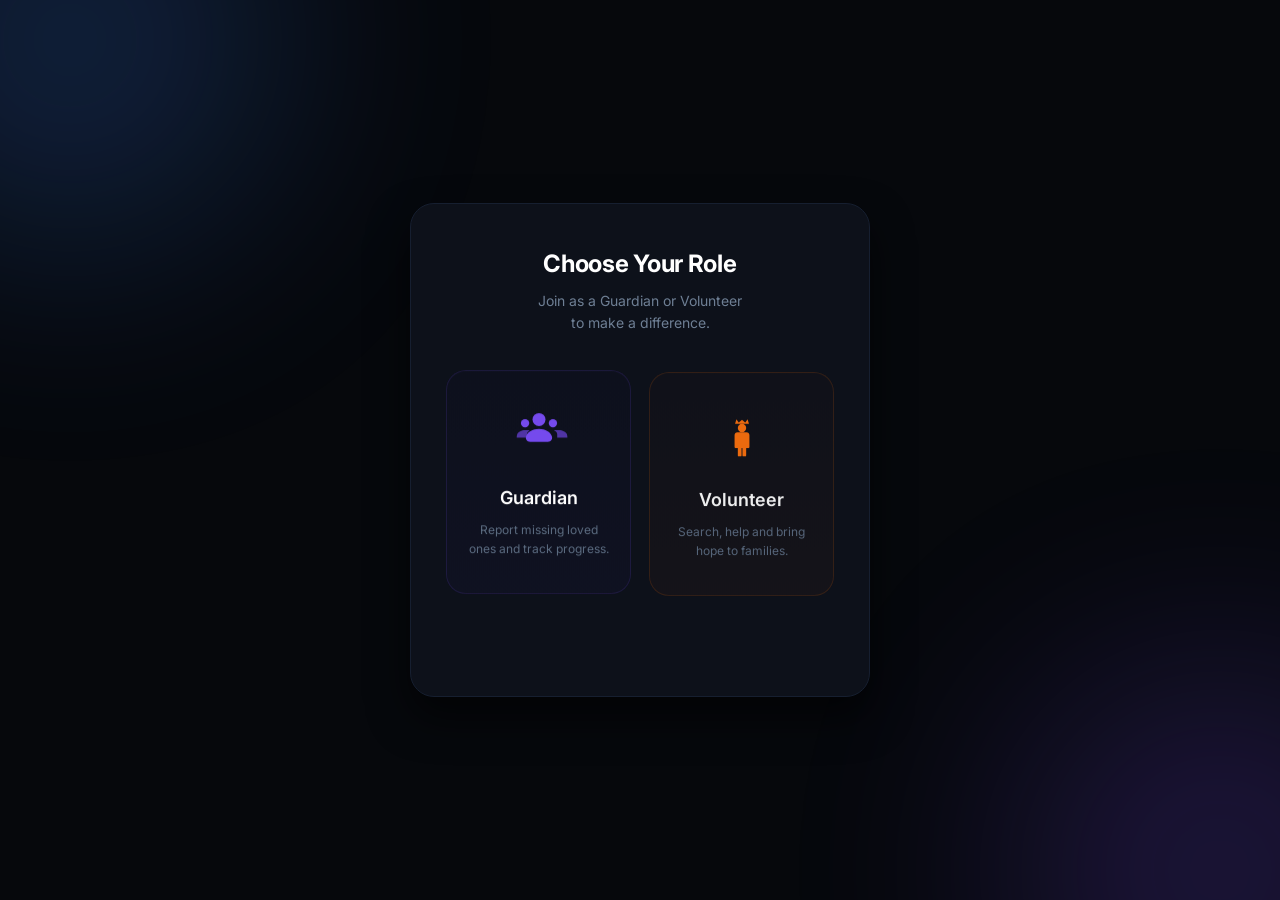
<file: frontend/public/role-selection.html>
<!DOCTYPE html>
<html lang="en">
<head>
    <meta charset="UTF-8">
    <meta name="viewport" content="width=device-width, initial-scale=1.0">
    <title>ResQGrid | Choose Your Role</title>
    
    <link rel="preconnect" href="https://fonts.googleapis.com">
    <link rel="preconnect" href="https://fonts.gstatic.com" crossorigin>
    <link href="https://fonts.googleapis.com/css2?family=Inter:wght@400;500;600;700&display=swap" rel="stylesheet">

    <style>
        /* Base Resets & Theme Setup */
        * {
            margin: 0;
            padding: 0;
            box-sizing: border-box;
            font-family: 'Inter', sans-serif;
        }

        body {
            background: #06080c;
            min-height: 100vh;
            display: flex;
            justify-content: center;
            align-items: center;
            color: #ffffff;
            padding: 20px;
            overflow-x: hidden;
        }

        /* Container Card */
        .role-container {
            background-color: #0d111a;
            border: 1px solid #161f30;
            border-radius: 24px;
            padding: 45px 35px;
            max-width: 460px;
            width: 100%;
            text-align: center;
            box-shadow: 0 20px 40px rgba(0, 0, 0, 0.6);
        }

        /* Header Styles */
        h1 {
            font-size: clamp(20px, 5vw, 24px);
            font-weight: 700;
            margin-bottom: 12px;
            letter-spacing: -0.3px;
        }

        .subtitle {
            font-size: clamp(13px, 3.5vw, 14px);
            color: #6e7f94;
            line-height: 1.6;
            margin-bottom: 35px;
        }

        /* Grid wrapper for the Two Buttons */
        .role-options {
            display: grid;
            grid-template-columns: 1fr 1fr;
            gap: 18px;
            margin-bottom: 40px;
        }

        /* Clickable Card Styles */
        .role-card {
            background: transparent;
            border-radius: 20px;
            padding: 35px 15px;
            cursor: pointer;
            text-align: center;
            transition: all 0.2s ease-in-out;
            display: flex;
            flex-direction: column;
            align-items: center;
            user-select: none;
            outline: none;
            width: 100%;
        }

        /* Guardian Card Styling */
        .role-card.guardian {
            border: 1px solid rgba(118, 75, 238, 0.15);
            background: linear-gradient(180deg, rgba(118, 75, 238, 0.02) 0%, rgba(118, 75, 238, 0.04) 100%);
        }

        .role-card.guardian:hover {
            border-color: #764bee;
            background: rgba(118, 75, 238, 0.08);
            transform: translateY(-2px);
        }

        /* Volunteer Card Styling */
        .role-card.volunteer {
            border: 1px solid rgba(253, 114, 15, 0.15);
            background: linear-gradient(180deg, rgba(253, 114, 15, 0.02) 0%, rgba(253, 114, 15, 0.04) 100%);
        }

        .role-card.volunteer:hover {
            border-color: #fd720f;
            background: rgba(253, 114, 15, 0.08);
            transform: translateY(-2px);
        }

        .role-card:active {
            transform: translateY(1px);
        }

        /* Icon Wrapper Layout */
        .icon-container {
            margin-bottom: 25px;
            display: flex;
            justify-content: center;
            align-items: center;
            height: 56px;
            width: 100%;
        }

        .guardian .icon-container svg {
            fill: #764bee;
        }

        .volunteer .icon-container svg {
            fill: #fd720f;
        }

        /* Text Styles */
        .role-title {
            font-size: 18px;
            font-weight: 600;
            margin-bottom: 12px;
            color: #ffffff;
        }

        .role-description {
            font-size: 12px;
            color: #5d6d82;
            line-height: 1.6;
            padding: 0 5px;
        }

        /* Footer Element */
        .footer-text {
            font-size: 14px;
            color: #5d6d82;
        }

        .login-link {
            color: #764bee;
            text-decoration: none;
            font-weight: 500;
            margin-left: 5px;
            transition: color 0.2s ease;
        }

        .login-link:hover {
            color: #926eff;
            text-decoration: underline;
        }

        /* ===========================================
   Background Glass Glow
=========================================== */

body::before,
body::after{
    content:"";
    position:fixed;
    width: clamp(280px, 50vw, 420px);
    height: clamp(280px, 50vw, 420px);
    border-radius:50%;
    filter:blur(120px);
    pointer-events:none;
    z-index:-1;
    opacity:.22;
}

body::before{
    background:#3b82f6;
    top:-170px;
    left:-140px;
}

body::after{
    background:#764bee;
    right:-150px;
    bottom:-180px;
}

/* Card Glass */

.role-container{
    backdrop-filter:blur(18px);
    -webkit-backdrop-filter:blur(18px);
}

/* Better transitions */

.role-card{
    transition:
        transform .28s ease,
        border-color .28s ease,
        box-shadow .28s ease,
        background .28s ease;
}

.role-card.guardian:hover{
    box-shadow:0 12px 30px rgba(118,75,238,.18);
}

.role-card.volunteer:hover{
    box-shadow:0 12px 30px rgba(253,114,15,.18);
}

.role-card svg{
    transition:transform .4s ease;
}

.role-card:hover svg{
    transform:scale(1.08) rotate(-3deg);
}

/* Login */

.login-link{
    transition:.25s;
}

.login-link:hover{
    text-shadow:0 0 12px rgba(118,75,238,.5);
}

        /* Responsive Breakpoints */
        @media (max-width: 480px) {
            body {
                padding: 16px 12px;
                align-items: flex-start;
            }

            .role-container {
                padding: 32px 20px;
                border-radius: 20px;
                margin: auto 0;
            }

            .subtitle {
                margin-bottom: 25px;
            }

            .role-options {
                grid-template-columns: 1fr;
                gap: 16px;
                margin-bottom: 30px;
            }

            .role-card {
                padding: 24px 16px;
                border-radius: 16px;
            }

            .icon-container {
                margin-bottom: 16px;
                height: 48px;
            }

            .icon-container svg {
                width: 50px;
                height: 44px;
            }
        }

        @media (max-height: 650px) {
            body {
                align-items: flex-start;
            }
        }
    </style>
</head>
<body>

    <div class="role-container">
        <h1>Choose Your Role</h1>
        <p class="subtitle">Join as a Guardian or Volunteer<br>to make a difference.</p>

        <div class="role-options">
            <button type="button" class="role-card guardian" id="BtnGuardian" data-role="Guardian">
                <div class="icon-container">
                    <svg width="60" height="52" viewBox="0 0 64 56">
                        <circle cx="17" cy="19" r="4.5"/>
                        <path d="M17 26.5c-3.5 0-7.5 1.8-8.5 4.5-.5 1.3-.5 2.5-.5 3.5h11v-3.5c0-1.8 1.2-3.4 2.8-4.1-.7-.2-1.4-.4-1.8-.4z" opacity="0.65"/>
                        <circle cx="47" cy="19" r="4.5"/>
                        <path d="M47 26.5c.4 0 1.1.2 1.8.4 1.6.7 2.8 2.3 2.8 4.1v3.5h11c0-1-.1-2.2-.5-3.5-1-2.7-5-4.5-8.5-4.5z" opacity="0.65"/>
                        <circle cx="32" cy="15" r="7"/>
                        <path d="M32 25c-6.5 0-13 3.5-14 8.5-.6 3 1 5.5 4.5 5.5h19c3.5 0 5.1-2.5 4.5-5.5-1-5-7.5-8.5-14-8.5z"/>
                    </svg>
                </div>
            
                <div class="role-title" data-role="Guardian">Guardian</div>
                <div class="role-description">
                    Report missing loved ones and track progress.
                </div>
            </button>
            
            <button type="button" class="role-card volunteer" id="BtnVolunteer" data-role="Volunteer">
                <div class="icon-container">
                    <svg width="60" height="52" viewBox="0 0 64 56">
                        <path d="M26,11 L28.5,14.5 L32,11.5 L35.5,14.5 L38,11 L39.5,16 L24.5,16 Z"/>
                        <circle cx="32" cy="20.5" r="4.5"/>
                        <path d="M24,28 C24,26.3 25.3,25 27,25 L37,25 C38.7,25 40,26.3 40,28 L40,41 C40,41.6 39.6,42 39,42 L36.5,42 L36.5,50 C36.5,50.6 36.1,51 35.5,51 L33.5,51 C32.9,51 32.5,50.6 32.5,50 L32.5,42 L31.5,42 L31.5,50 C31.5,50.6 31.1,51 30.5,51 L28.5,51 C27.9,51 27.5,50.6 27.5,50 L27.5,42 L25,42 C24.4,42 24,41.6 24,41 Z"/>
                    </svg>
                </div>
            
                <div class="role-title" data-role="Volunteer">Volunteer</div>
                <div class="role-description">
                    Search, help and bring hope to families.
                </div>
            </button>
        </div>

        <div class="footer-text">
            Already have an account? <a href="login.html" class="login-link" id="linkLogin">Login</a>
        </div>
    </div>

    <script src="https://cdn.jsdelivr.net/npm/gsap@3.13.0/dist/gsap.min.js"></script>
    <script>
document.addEventListener("DOMContentLoaded", () => {
    // Get role from URL
    const params = new URLSearchParams(window.location.search);
    let role = params.get("role");

    // If URL has a role, use it and update localStorage
    if (role) {
        role = role.toLowerCase();

        if (role === "guardian" || role === "volunteer") {
            localStorage.setItem("role", role);
        }
    } else {
        // Otherwise, use the stored role (or default to guardian)
        role = localStorage.getItem("role") || "guardian";
    }

    console.log("Current Role:", role);

    // Highlight the selected role
    const guardianBtn = document.getElementById("BtnGuardian");
    const volunteerBtn = document.getElementById("BtnVolunteer");

    guardianBtn.classList.remove("selected");
    volunteerBtn.classList.remove("selected");

    if (role === "guardian") {
        guardianBtn.classList.add("selected");
    } else {
        volunteerBtn.classList.add("selected");
    }

    guardianBtn.addEventListener("click", () => {
    localStorage.setItem("role", "guardian");
    guardianBtn.classList.add("selected");
    volunteerBtn.classList.remove("selected");
    console.log("Guardian selected");

    window.location.href = "/register.html?role=guardian";
});

volunteerBtn.addEventListener("click", () => {
    localStorage.setItem("role", "volunteer");
    volunteerBtn.classList.add("selected");
    guardianBtn.classList.remove("selected");
    console.log("Volunteer selected");

    window.location.href = "/register.html?role=volunteer";
});
});

// ====================================
// GSAP Intro Animation
// ====================================

window.addEventListener("load",()=>{

    const tl=gsap.timeline({
        defaults:{
            ease:"power3.out"
        }
    });

    tl.from(".role-container",{
        opacity:0,
        y:40,
        scale:.96,
        duration:.8
    });

    tl.from("h1",{
        opacity:0,
        y:18,
        duration:.45
    },"-=0.45");

    tl.from(".subtitle",{
        opacity:0,
        y:18,
        duration:.45
    },"-=0.3");

    tl.from(".role-card",{
        opacity:0,
        y:30,
        stagger:.15,
        duration:.55
    },"-=0.2");

    tl.from(".footer-text",{
        opacity:0,
        y:15,
        duration:.35
    },"-=0.2");

});


// ====================================
// Card Hover Animation
// ====================================

document.querySelectorAll(".role-card").forEach(card=>{

    card.addEventListener("mouseenter",()=>{

        gsap.to(card,{
            y:-6,
            scale:1.02,
            duration:.25,
            ease:"power2.out"
        });

    });

    card.addEventListener("mouseleave",()=>{

        gsap.to(card,{
            y:0,
            scale:1,
            duration:.25,
            ease:"power2.out"
        });

    });

});


// ====================================
// Floating Icons
// ====================================

gsap.to("#BtnGuardian svg",{
    y:-6,
    duration:2.6,
    repeat:-1,
    yoyo:true,
    ease:"sine.inOut"
});

gsap.to("#BtnVolunteer svg",{
    y:-6,
    duration:2.8,
    delay:.4,
    repeat:-1,
    yoyo:true,
    ease:"sine.inOut"
});


// ====================================
// Mouse Parallax
// ====================================

const container=document.querySelector(".role-container");

document.addEventListener("mousemove",(e)=>{
    if (window.matchMedia("(pointer: coarse)").matches) return;

    const x=(e.clientX/window.innerWidth-.5)*10;
    const y=(e.clientY/window.innerHeight-.5)*10;

    gsap.to(container,{
        rotationY:x,
        rotationX:-y,
        transformPerspective:1000,
        transformOrigin:"center",
        duration:.6,
        ease:"power2.out"
    });

});

document.addEventListener("mouseleave",()=>{

    gsap.to(container,{
        rotationX:0,
        rotationY:0,
        duration:.6
    });

});
</script>
</body>
</html>
</file>
